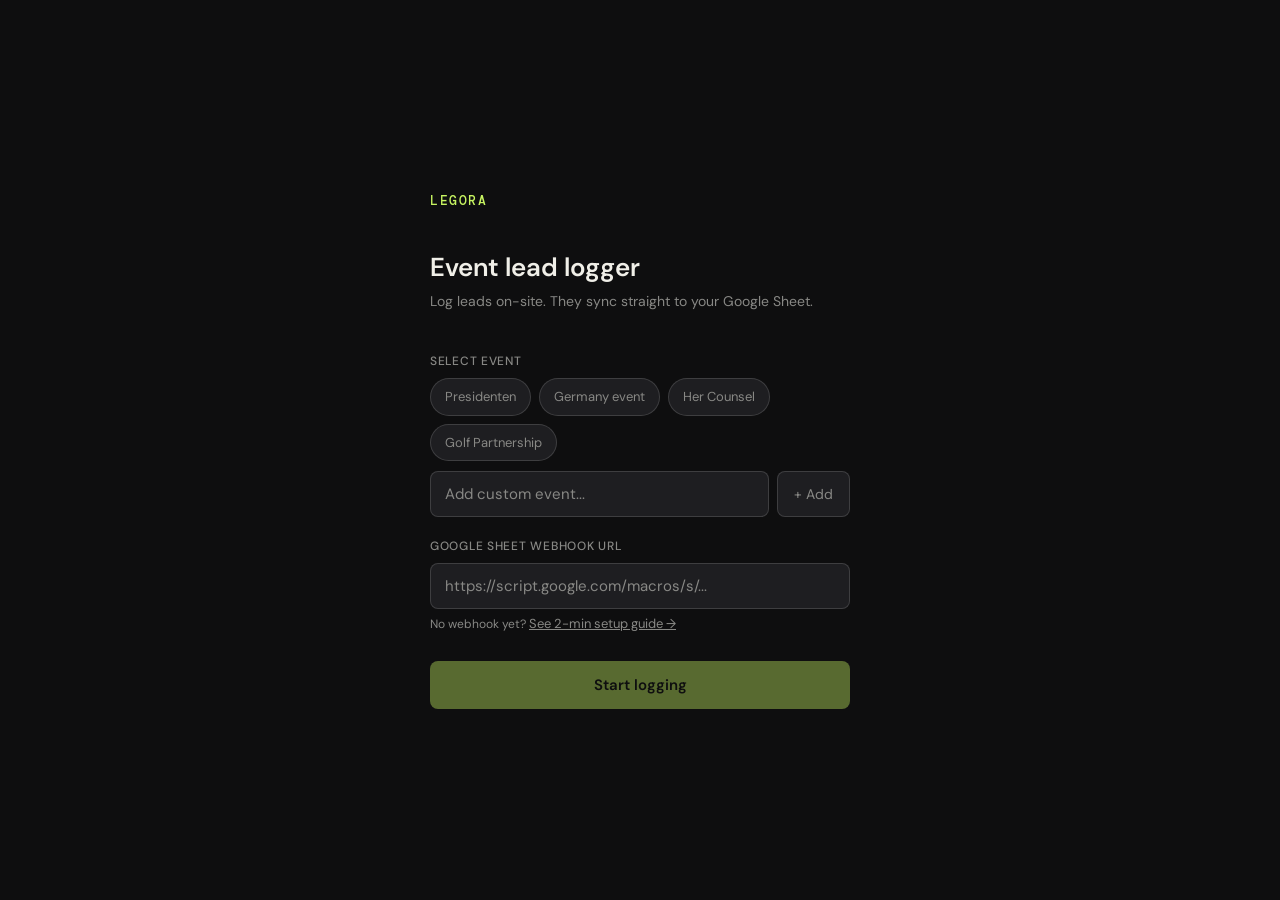
<file: legora-event-leads.html>
<!DOCTYPE html>
<html lang="en">
<head>
<meta charset="UTF-8">
<meta name="viewport" content="width=device-width, initial-scale=1.0">
<title>Legora — Event Leads</title>
<link href="https://fonts.googleapis.com/css2?family=DM+Mono:wght@400;500&family=DM+Sans:wght@300;400;500;600&display=swap" rel="stylesheet">
<style>
  :root {
    --bg: #0e0e0f;
    --surface: #161618;
    --surface2: #1e1e21;
    --border: rgba(255,255,255,0.08);
    --border2: rgba(255,255,255,0.14);
    --text: #f0efe8;
    --muted: #888885;
    --accent: #c8f562;
    --accent-dim: rgba(200,245,98,0.12);
    --red: #ff5f5f;
    --amber: #f5a623;
    --green: #4ade80;
    --radius: 12px;
    --radius-sm: 8px;
  }

  * { box-sizing: border-box; margin: 0; padding: 0; }

  body {
    font-family: 'DM Sans', sans-serif;
    background: var(--bg);
    color: var(--text);
    min-height: 100vh;
    font-size: 15px;
    line-height: 1.5;
  }

  /* SCREENS */
  .screen { display: none; min-height: 100vh; }
  .screen.active { display: flex; flex-direction: column; }

  /* ─── SETUP SCREEN ─── */
  #setup {
    align-items: center;
    justify-content: center;
    padding: 2rem 1.5rem;
  }

  .setup-card {
    width: 100%;
    max-width: 420px;
  }

  .logo {
    font-family: 'DM Mono', monospace;
    font-size: 13px;
    font-weight: 500;
    color: var(--accent);
    letter-spacing: 0.12em;
    text-transform: uppercase;
    margin-bottom: 2.5rem;
  }

  .setup-card h1 {
    font-size: 26px;
    font-weight: 600;
    color: var(--text);
    margin-bottom: 8px;
    line-height: 1.25;
  }

  .setup-card .subtitle {
    color: var(--muted);
    font-size: 14px;
    margin-bottom: 2.5rem;
  }

  .field-group {
    margin-bottom: 20px;
  }

  label {
    display: block;
    font-size: 12px;
    font-weight: 500;
    color: var(--muted);
    letter-spacing: 0.06em;
    text-transform: uppercase;
    margin-bottom: 8px;
  }

  input, select, textarea {
    width: 100%;
    background: var(--surface2);
    border: 1px solid var(--border2);
    border-radius: var(--radius-sm);
    color: var(--text);
    font-family: 'DM Sans', sans-serif;
    font-size: 15px;
    padding: 12px 14px;
    outline: none;
    transition: border-color 0.15s;
    appearance: none;
    -webkit-appearance: none;
  }

  input:focus, select:focus, textarea:focus {
    border-color: var(--accent);
  }

  input::placeholder, textarea::placeholder {
    color: var(--muted);
  }

  select {
    background-image: url("data:image/svg+xml,%3Csvg xmlns='http://www.w3.org/2000/svg' width='12' height='8' fill='none'%3E%3Cpath d='M1 1l5 5 5-5' stroke='%23888885' stroke-width='1.5' stroke-linecap='round' stroke-linejoin='round'/%3E%3C/svg%3E");
    background-repeat: no-repeat;
    background-position: right 14px center;
    padding-right: 36px;
    cursor: pointer;
  }

  .event-chips {
    display: flex;
    flex-wrap: wrap;
    gap: 8px;
  }

  .chip {
    padding: 8px 14px;
    border-radius: 99px;
    border: 1px solid var(--border2);
    font-size: 13px;
    cursor: pointer;
    transition: all 0.15s;
    color: var(--muted);
    background: var(--surface2);
  }

  .chip:hover { border-color: var(--accent); color: var(--text); }
  .chip.selected { background: var(--accent-dim); border-color: var(--accent); color: var(--accent); }

  .custom-event-row {
    display: flex;
    gap: 8px;
    margin-top: 10px;
  }

  .custom-event-row input {
    flex: 1;
  }

  .btn-add {
    background: var(--surface2);
    border: 1px solid var(--border2);
    border-radius: var(--radius-sm);
    color: var(--muted);
    font-size: 14px;
    padding: 0 16px;
    cursor: pointer;
    transition: all 0.15s;
    white-space: nowrap;
    font-family: 'DM Sans', sans-serif;
  }
  .btn-add:hover { color: var(--text); border-color: var(--border2); }

  .webhook-row {
    position: relative;
  }

  .webhook-hint {
    font-size: 12px;
    color: var(--muted);
    margin-top: 6px;
  }

  .webhook-hint a {
    color: var(--accent);
    text-decoration: none;
  }

  .btn-primary {
    width: 100%;
    padding: 14px;
    background: var(--accent);
    color: #0e0e0f;
    font-family: 'DM Sans', sans-serif;
    font-size: 15px;
    font-weight: 600;
    border: none;
    border-radius: var(--radius-sm);
    cursor: pointer;
    transition: opacity 0.15s, transform 0.1s;
    margin-top: 8px;
  }

  .btn-primary:hover { opacity: 0.9; }
  .btn-primary:active { transform: scale(0.99); }
  .btn-primary:disabled { opacity: 0.4; cursor: not-allowed; }

  /* ─── LOGGING SCREEN ─── */
  #logging {
    flex-direction: column;
  }

  .top-bar {
    display: flex;
    align-items: center;
    justify-content: space-between;
    padding: 16px 20px;
    border-bottom: 1px solid var(--border);
    position: sticky;
    top: 0;
    background: var(--bg);
    z-index: 10;
  }

  .top-bar .event-tag {
    font-size: 12px;
    font-weight: 500;
    color: var(--accent);
    background: var(--accent-dim);
    padding: 5px 12px;
    border-radius: 99px;
    letter-spacing: 0.02em;
    max-width: 200px;
    overflow: hidden;
    text-overflow: ellipsis;
    white-space: nowrap;
  }

  .top-bar .count-badge {
    font-family: 'DM Mono', monospace;
    font-size: 13px;
    color: var(--muted);
  }

  .top-bar .count-badge span {
    color: var(--text);
    font-weight: 500;
  }

  .top-bar-actions {
    display: flex;
    gap: 8px;
    align-items: center;
  }

  .btn-icon {
    background: var(--surface2);
    border: 1px solid var(--border);
    border-radius: var(--radius-sm);
    color: var(--muted);
    font-size: 13px;
    padding: 6px 12px;
    cursor: pointer;
    font-family: 'DM Sans', sans-serif;
    transition: all 0.15s;
  }
  .btn-icon:hover { color: var(--text); border-color: var(--border2); }

  .main-content {
    flex: 1;
    padding: 20px;
    max-width: 600px;
    width: 100%;
    margin: 0 auto;
  }

  /* Form */
  .form-grid {
    display: grid;
    grid-template-columns: 1fr 1fr;
    gap: 14px;
    margin-bottom: 14px;
  }

  .form-grid .full {
    grid-column: 1 / -1;
  }

  .rating-row {
    display: flex;
    gap: 8px;
  }

  .rating-btn {
    flex: 1;
    padding: 10px 6px;
    border-radius: var(--radius-sm);
    border: 1px solid var(--border2);
    background: var(--surface2);
    color: var(--muted);
    font-size: 13px;
    font-weight: 500;
    cursor: pointer;
    text-align: center;
    transition: all 0.15s;
    font-family: 'DM Sans', sans-serif;
  }

  .rating-btn:hover { border-color: var(--border2); color: var(--text); }
  .rating-btn.hot { background: rgba(74,222,128,0.12); border-color: #4ade80; color: #4ade80; }
  .rating-btn.warm { background: rgba(245,166,35,0.12); border-color: var(--amber); color: var(--amber); }
  .rating-btn.cold { background: rgba(100,100,110,0.2); border-color: #555; color: #aaa; }

  .rating-btn.selected-hot { background: rgba(74,222,128,0.2); border-color: #4ade80; color: #4ade80; }
  .rating-btn.selected-warm { background: rgba(245,166,35,0.2); border-color: var(--amber); color: var(--amber); }
  .rating-btn.selected-cold { background: rgba(100,100,110,0.3); border-color: #777; color: #ccc; }

  textarea {
    resize: vertical;
    min-height: 90px;
  }

  .btn-submit {
    width: 100%;
    padding: 14px;
    background: var(--accent);
    color: #0e0e0f;
    font-family: 'DM Sans', sans-serif;
    font-size: 15px;
    font-weight: 600;
    border: none;
    border-radius: var(--radius-sm);
    cursor: pointer;
    transition: opacity 0.15s, transform 0.1s;
    margin-top: 4px;
    display: flex;
    align-items: center;
    justify-content: center;
    gap: 8px;
  }

  .btn-submit:hover { opacity: 0.9; }
  .btn-submit:active { transform: scale(0.99); }
  .btn-submit.loading { opacity: 0.7; pointer-events: none; }

  .spinner {
    width: 16px; height: 16px;
    border: 2px solid rgba(0,0,0,0.2);
    border-top-color: #0e0e0f;
    border-radius: 50%;
    animation: spin 0.7s linear infinite;
    display: none;
  }

  @keyframes spin { to { transform: rotate(360deg); } }

  /* Toast */
  .toast {
    position: fixed;
    bottom: 24px;
    left: 50%;
    transform: translateX(-50%) translateY(80px);
    background: var(--surface2);
    border: 1px solid var(--border2);
    border-radius: var(--radius-sm);
    padding: 12px 20px;
    font-size: 14px;
    display: flex;
    align-items: center;
    gap: 10px;
    transition: transform 0.3s cubic-bezier(0.34,1.56,0.64,1);
    z-index: 100;
    white-space: nowrap;
  }

  .toast.show { transform: translateX(-50%) translateY(0); }
  .toast.success { border-color: rgba(74,222,128,0.4); color: var(--green); }
  .toast.error { border-color: rgba(255,95,95,0.4); color: var(--red); }

  /* Lead list */
  .section-title {
    font-size: 12px;
    font-weight: 500;
    color: var(--muted);
    letter-spacing: 0.06em;
    text-transform: uppercase;
    margin: 28px 0 12px;
  }

  .lead-list { display: flex; flex-direction: column; gap: 8px; padding-bottom: 40px; }

  .lead-card {
    background: var(--surface);
    border: 1px solid var(--border);
    border-radius: var(--radius);
    padding: 14px 16px;
    display: flex;
    align-items: center;
    gap: 12px;
    animation: slideIn 0.25s ease;
  }

  @keyframes slideIn {
    from { opacity: 0; transform: translateY(-8px); }
    to { opacity: 1; transform: translateY(0); }
  }

  .lead-avatar {
    width: 36px; height: 36px;
    border-radius: 50%;
    background: var(--accent-dim);
    border: 1px solid rgba(200,245,98,0.2);
    display: flex;
    align-items: center;
    justify-content: center;
    font-size: 13px;
    font-weight: 600;
    color: var(--accent);
    flex-shrink: 0;
    font-family: 'DM Mono', monospace;
  }

  .lead-info { flex: 1; min-width: 0; }
  .lead-name { font-size: 14px; font-weight: 500; color: var(--text); }
  .lead-meta { font-size: 12px; color: var(--muted); margin-top: 1px; overflow: hidden; text-overflow: ellipsis; white-space: nowrap; }

  .lead-rating {
    font-size: 11px;
    font-weight: 600;
    padding: 3px 9px;
    border-radius: 99px;
    flex-shrink: 0;
    letter-spacing: 0.04em;
  }

  .rating-hot { background: rgba(74,222,128,0.15); color: #4ade80; }
  .rating-warm { background: rgba(245,166,35,0.15); color: var(--amber); }
  .rating-cold { background: rgba(120,120,130,0.2); color: #999; }

  .lead-sync {
    width: 6px; height: 6px;
    border-radius: 50%;
    flex-shrink: 0;
  }
  .sync-ok { background: var(--green); }
  .sync-fail { background: var(--red); }
  .sync-pending { background: var(--amber); }

  /* ─── SETUP INSTRUCTIONS ─── */
  #instructions {
    align-items: center;
    justify-content: center;
    padding: 2rem 1.5rem;
  }

  .instr-card {
    width: 100%;
    max-width: 500px;
  }

  .step-block {
    margin-bottom: 24px;
  }

  .step-num {
    font-family: 'DM Mono', monospace;
    font-size: 11px;
    color: var(--accent);
    letter-spacing: 0.1em;
    margin-bottom: 6px;
  }

  .step-block h3 {
    font-size: 15px;
    font-weight: 500;
    margin-bottom: 6px;
  }

  .step-block p {
    font-size: 13px;
    color: var(--muted);
    line-height: 1.6;
  }

  .code-block {
    background: var(--surface2);
    border: 1px solid var(--border2);
    border-radius: var(--radius-sm);
    padding: 14px 16px;
    font-family: 'DM Mono', monospace;
    font-size: 12px;
    color: #b8f5a0;
    white-space: pre-wrap;
    word-break: break-all;
    margin-top: 8px;
    line-height: 1.7;
    overflow-x: auto;
  }

  .divider {
    border: none;
    border-top: 1px solid var(--border);
    margin: 24px 0;
  }

  .back-link {
    font-size: 13px;
    color: var(--muted);
    cursor: pointer;
    text-decoration: underline;
    background: none;
    border: none;
    font-family: 'DM Sans', sans-serif;
    padding: 0;
  }
  .back-link:hover { color: var(--text); }
</style>
</head>
<body>

<!-- SETUP SCREEN -->
<div id="setup" class="screen active">
  <div class="setup-card">
    <div class="logo">Legora</div>
    <h1>Event lead logger</h1>
    <p class="subtitle">Log leads on-site. They sync straight to your Google Sheet.</p>

    <div class="field-group">
      <label>Select event</label>
      <div class="event-chips" id="eventChips">
        <div class="chip" data-value="Presidenten">Presidenten</div>
        <div class="chip" data-value="Germany (TBD)">Germany event</div>
        <div class="chip" data-value="Her Counsel">Her Counsel</div>
        <div class="chip" data-value="Golf Partnership">Golf Partnership</div>
      </div>
      <div class="custom-event-row">
        <input type="text" id="customEventInput" placeholder="Add custom event..." />
        <button class="btn-add" onclick="addCustomEvent()">+ Add</button>
      </div>
    </div>

    <div class="field-group">
      <label>Google Sheet webhook URL</label>
      <div class="webhook-row">
        <input type="url" id="webhookUrl" placeholder="https://script.google.com/macros/s/..." />
      </div>
      <p class="webhook-hint">
        No webhook yet? <button class="back-link" onclick="showInstructions()">See 2-min setup guide →</button>
      </p>
    </div>

    <button class="btn-primary" id="startBtn" onclick="startSession()" disabled>Start logging</button>
  </div>
</div>

<!-- INSTRUCTIONS SCREEN -->
<div id="instructions" class="screen">
  <div class="instr-card">
    <div class="logo">Legora</div>
    <h1 style="margin-bottom:8px;">Google Sheet setup</h1>
    <p style="color:var(--muted);font-size:14px;margin-bottom:2rem;">Takes about 2 minutes. Do this once.</p>

    <div class="step-block">
      <div class="step-num">STEP 01</div>
      <h3>Create a new Google Sheet</h3>
      <p>Open Google Sheets and create a new spreadsheet. Name it "Legora Event Leads".</p>
    </div>

    <div class="step-block">
      <div class="step-num">STEP 02</div>
      <h3>Open Apps Script</h3>
      <p>In the sheet, click <strong>Extensions → Apps Script</strong>. Delete any existing code and paste this:</p>
      <div class="code-block">function doPost(e) {
  var sheet = SpreadsheetApp.getActiveSpreadsheet().getActiveSheet();
  var data = JSON.parse(e.postData.contents);

  // Add header row if sheet is empty
  if (sheet.getLastRow() === 0) {
    sheet.appendRow([
      "Timestamp","Event","First Name","Last Name",
      "Email","Company","Job Title","# Lawyers",
      "Phone","Rating","Notes"
    ]);
  }

  sheet.appendRow([
    data.timestamp, data.event,
    data.firstName, data.lastName,
    data.email, data.company,
    data.jobTitle, data.lawyers,
    data.phone, data.rating, data.notes
  ]);

  return ContentService
    .createTextOutput(JSON.stringify({status:"ok"}))
    .setMimeType(ContentService.MimeType.JSON);
}</div>
    </div>

    <div class="step-block">
      <div class="step-num">STEP 03</div>
      <h3>Deploy as web app</h3>
      <p>Click <strong>Deploy → New deployment</strong>. Select type: <strong>Web app</strong>. Set "Who has access" to <strong>Anyone</strong>. Click Deploy and copy the URL.</p>
    </div>

    <div class="step-block">
      <div class="step-num">STEP 04</div>
      <h3>Paste the URL back in the app</h3>
      <p>That's it. Paste the URL into the webhook field and start logging.</p>
    </div>

    <button class="btn-primary" onclick="showSetup()">← Back to setup</button>
  </div>
</div>

<!-- LOGGING SCREEN -->
<div id="logging" class="screen">
  <div class="top-bar">
    <div class="event-tag" id="activeEventTag">Event name</div>
    <div class="count-badge"><span id="leadCount">0</span> leads</div>
    <div class="top-bar-actions">
      <button class="btn-icon" onclick="exportCSV()">Export CSV</button>
    </div>
  </div>

  <div class="main-content">

    <!-- Form -->
    <div class="form-grid">
      <div>
        <label>First name *</label>
        <input type="text" id="firstName" placeholder="Anna" />
      </div>
      <div>
        <label>Last name *</label>
        <input type="text" id="lastName" placeholder="Svensson" />
      </div>
      <div>
        <label>Email *</label>
        <input type="email" id="email" placeholder="anna@firm.com" class="full" />
      </div>
      <div>
        <label>Company</label>
        <input type="text" id="company" placeholder="Law firm name" />
      </div>
      <div>
        <label>Job title</label>
        <input type="text" id="jobTitle" placeholder="Partner" />
      </div>
      <div>
        <label># of lawyers</label>
        <input type="number" id="lawyers" placeholder="50" min="1" />
      </div>
      <div>
        <label>Phone</label>
        <input type="tel" id="phone" placeholder="+46 70 000 0000" />
      </div>
      <div>
        <label>Lead quality</label>
        <div class="rating-row">
          <button class="rating-btn" data-rating="Hot" onclick="setRating(this)">🔥 Hot</button>
          <button class="rating-btn" data-rating="Warm" onclick="setRating(this)">☀️ Warm</button>
          <button class="rating-btn" data-rating="Cold" onclick="setRating(this)">❄️ Cold</button>
        </div>
      </div>
      <div class="full">
        <label>Notes</label>
        <textarea id="notes" placeholder="What did you talk about? Any follow-up actions?"></textarea>
      </div>
    </div>

    <button class="btn-submit" id="submitBtn" onclick="submitLead()">
      <div class="spinner" id="spinner"></div>
      <span id="submitLabel">Log lead</span>
    </button>

    <div class="section-title" id="listTitle" style="display:none;">Logged today</div>
    <div class="lead-list" id="leadList"></div>
  </div>
</div>

<!-- Toast -->
<div class="toast" id="toast"></div>

<script>
  let selectedEvent = '';
  let webhookUrl = '';
  let leads = [];
  let selectedRating = '';

  // ─── SETUP ───
  document.querySelectorAll('.chip').forEach(chip => {
    chip.addEventListener('click', () => {
      document.querySelectorAll('.chip').forEach(c => c.classList.remove('selected'));
      chip.classList.add('selected');
      selectedEvent = chip.dataset.value;
      updateStartBtn();
    });
  });

  document.getElementById('webhookUrl').addEventListener('input', updateStartBtn);

  function updateStartBtn() {
    const btn = document.getElementById('startBtn');
    btn.disabled = !(selectedEvent && document.getElementById('webhookUrl').value.trim());
  }

  function addCustomEvent() {
    const val = document.getElementById('customEventInput').value.trim();
    if (!val) return;
    const chips = document.getElementById('eventChips');
    const chip = document.createElement('div');
    chip.className = 'chip';
    chip.dataset.value = val;
    chip.textContent = val;
    chip.addEventListener('click', () => {
      document.querySelectorAll('.chip').forEach(c => c.classList.remove('selected'));
      chip.classList.add('selected');
      selectedEvent = val;
      updateStartBtn();
    });
    chips.appendChild(chip);
    chip.click();
    document.getElementById('customEventInput').value = '';
  }

  function showInstructions() {
    document.getElementById('setup').classList.remove('active');
    document.getElementById('instructions').classList.add('active');
  }

  function showSetup() {
    document.getElementById('instructions').classList.remove('active');
    document.getElementById('setup').classList.add('active');
  }

  function startSession() {
    webhookUrl = document.getElementById('webhookUrl').value.trim();
    document.getElementById('activeEventTag').textContent = selectedEvent;
    document.getElementById('setup').classList.remove('active');
    document.getElementById('logging').classList.add('active');
  }

  // ─── FORM ───
  function setRating(btn) {
    document.querySelectorAll('.rating-btn').forEach(b => {
      b.className = 'rating-btn';
    });
    selectedRating = btn.dataset.rating;
    const map = { Hot: 'selected-hot', Warm: 'selected-warm', Cold: 'selected-cold' };
    btn.classList.add(map[selectedRating]);
  }

  async function submitLead() {
    const firstName = document.getElementById('firstName').value.trim();
    const lastName = document.getElementById('lastName').value.trim();
    const email = document.getElementById('email').value.trim();

    if (!firstName || !lastName || !email) {
      showToast('First name, last name and email are required', 'error');
      return;
    }

    const lead = {
      timestamp: new Date().toISOString(),
      event: selectedEvent,
      firstName,
      lastName,
      email,
      company: document.getElementById('company').value.trim(),
      jobTitle: document.getElementById('jobTitle').value.trim(),
      lawyers: document.getElementById('lawyers').value.trim(),
      phone: document.getElementById('phone').value.trim(),
      rating: selectedRating,
      notes: document.getElementById('notes').value.trim()
    };

    // UI loading state
    const btn = document.getElementById('submitBtn');
    const spinner = document.getElementById('spinner');
    const label = document.getElementById('submitLabel');
    btn.classList.add('loading');
    spinner.style.display = 'block';
    label.textContent = 'Syncing...';

    let syncStatus = 'pending';
    try {
      await fetch(webhookUrl, {
        method: 'POST',
        mode: 'no-cors',
        headers: { 'Content-Type': 'application/json' },
        body: JSON.stringify(lead)
      });
      syncStatus = 'ok';
      showToast(`${firstName} ${lastName} logged ✓`, 'success');
    } catch (err) {
      syncStatus = 'fail';
      showToast('Saved locally — sync failed. Will retry on export.', 'error');
    }

    lead._syncStatus = syncStatus;
    leads.push(lead);
    renderLead(lead);
    document.getElementById('leadCount').textContent = leads.length;
    clearForm();

    btn.classList.remove('loading');
    spinner.style.display = 'none';
    label.textContent = 'Log lead';
  }

  function clearForm() {
    ['firstName','lastName','email','company','jobTitle','lawyers','phone','notes'].forEach(id => {
      document.getElementById(id).value = '';
    });
    selectedRating = '';
    document.querySelectorAll('.rating-btn').forEach(b => b.className = 'rating-btn');
    document.getElementById('firstName').focus();
  }

  function renderLead(lead) {
    const list = document.getElementById('leadList');
    const title = document.getElementById('listTitle');
    title.style.display = 'block';

    const initials = (lead.firstName[0] + lead.lastName[0]).toUpperCase();
    const ratingClass = lead.rating ? 'rating-' + lead.rating.toLowerCase() : '';
    const syncClass = { ok: 'sync-ok', fail: 'sync-fail', pending: 'sync-pending' }[lead._syncStatus];

    const card = document.createElement('div');
    card.className = 'lead-card';
    card.innerHTML = `
      <div class="lead-avatar">${initials}</div>
      <div class="lead-info">
        <div class="lead-name">${lead.firstName} ${lead.lastName}</div>
        <div class="lead-meta">${[lead.company, lead.jobTitle].filter(Boolean).join(' · ')}</div>
      </div>
      ${lead.rating ? `<span class="lead-rating ${ratingClass}">${lead.rating}</span>` : ''}
      <div class="lead-sync ${syncClass}" title="${lead._syncStatus}"></div>
    `;
    list.insertBefore(card, list.firstChild);
  }

  function exportCSV() {
    if (!leads.length) { showToast('No leads to export', 'error'); return; }
    const headers = ['Timestamp','Event','First Name','Last Name','Email','Company','Job Title','# Lawyers','Phone','Rating','Notes'];
    const rows = leads.map(l => [
      l.timestamp, l.event, l.firstName, l.lastName, l.email,
      l.company, l.jobTitle, l.lawyers, l.phone, l.rating, l.notes
    ].map(v => `"${(v||'').replace(/"/g,'""')}"`).join(','));
    const csv = [headers.join(','), ...rows].join('\n');
    const blob = new Blob([csv], { type: 'text/csv' });
    const url = URL.createObjectURL(blob);
    const a = document.createElement('a');
    a.href = url;
    a.download = `legora-leads-${selectedEvent.replace(/\s+/g,'-')}-${new Date().toISOString().slice(0,10)}.csv`;
    a.click();
    URL.revokeObjectURL(url);
  }

  // ─── TOAST ───
  let toastTimer;
  function showToast(msg, type = 'success') {
    const t = document.getElementById('toast');
    t.textContent = msg;
    t.className = `toast ${type} show`;
    clearTimeout(toastTimer);
    toastTimer = setTimeout(() => t.classList.remove('show'), 3000);
  }

  // Enter key on custom event input
  document.getElementById('customEventInput').addEventListener('keydown', e => {
    if (e.key === 'Enter') addCustomEvent();
  });
</script>
</body>
</html>
</file>
